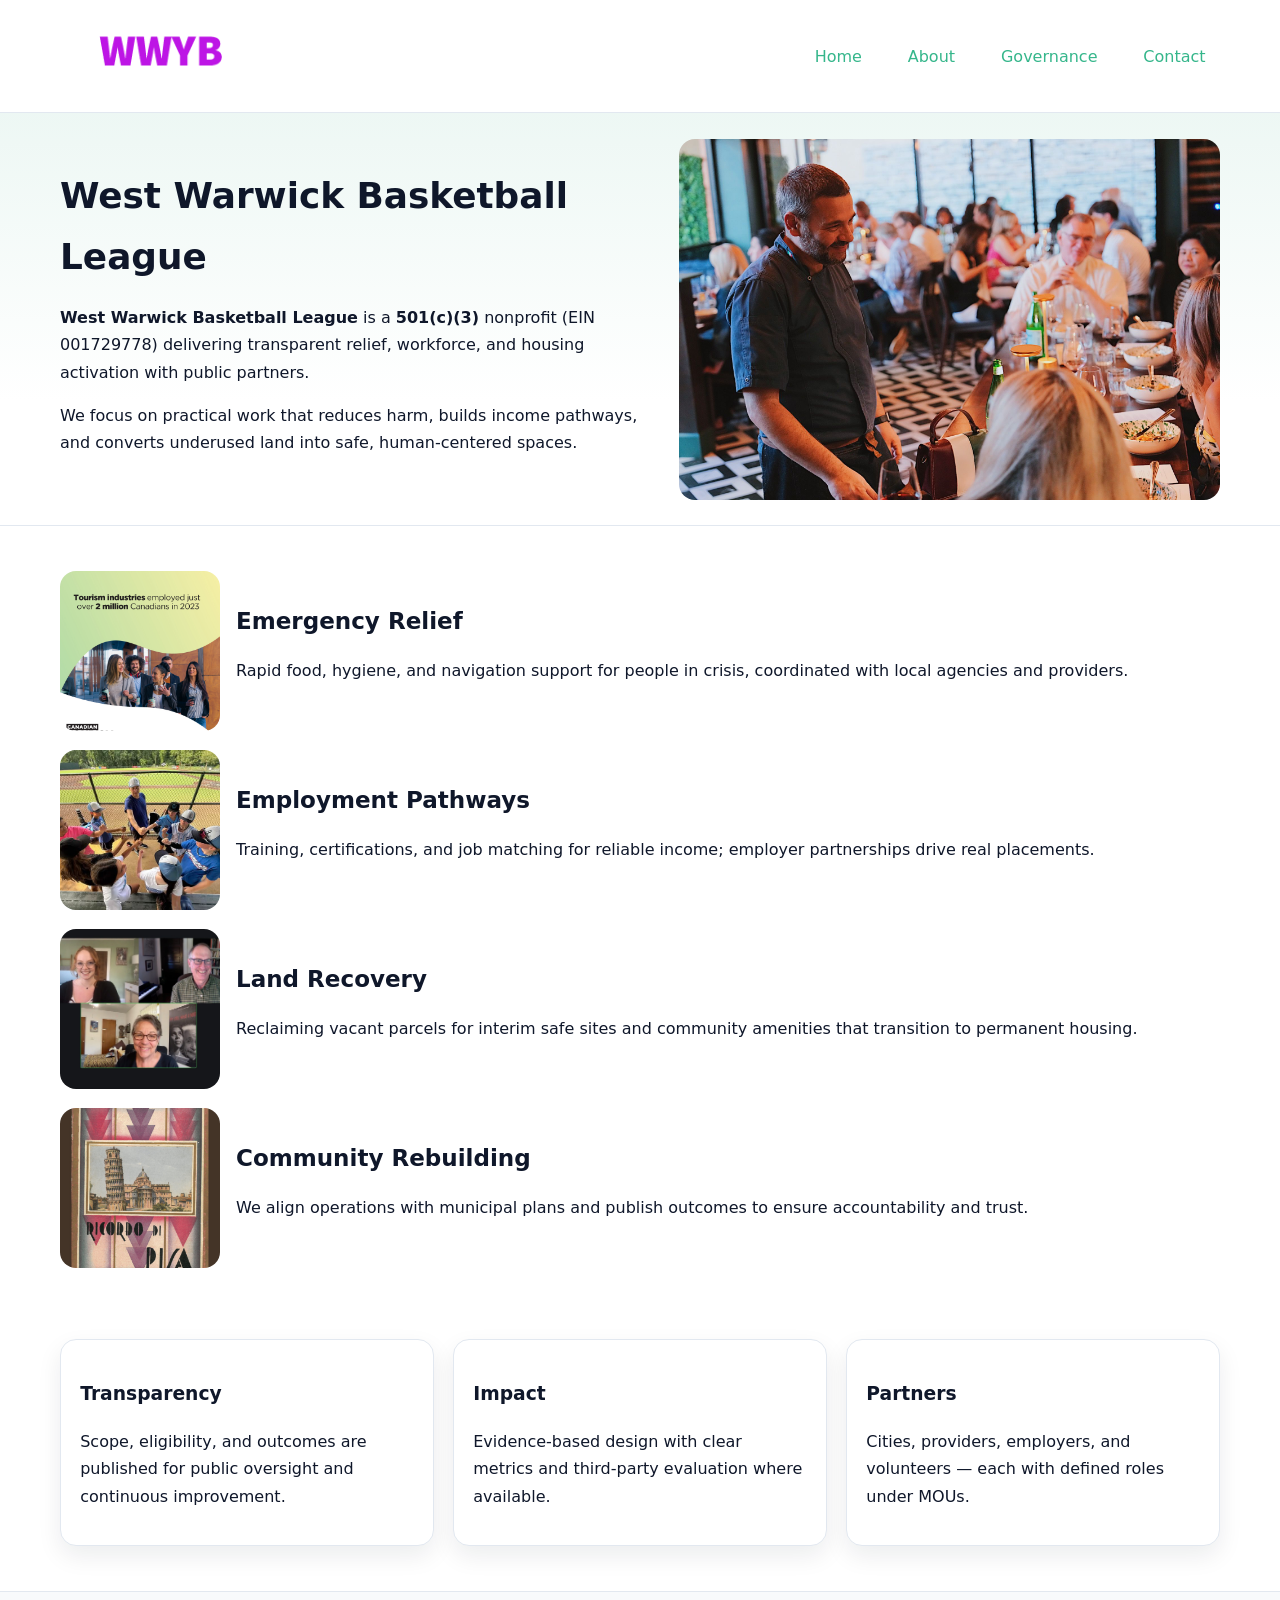
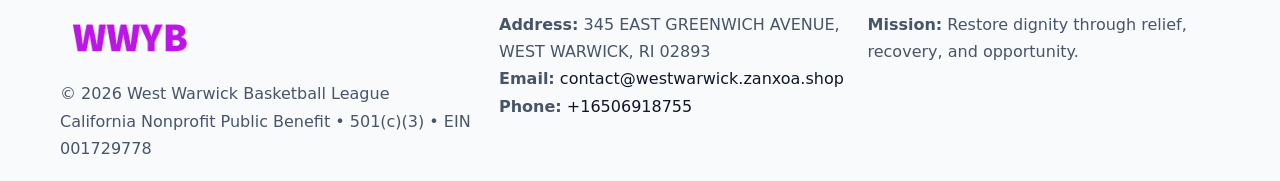
<file: index.html>
<!doctype html><html lang="en"><head>
<meta charset="utf-8"/><meta name="viewport" content="width=device-width,initial-scale=1"/>
<title>West Warwick Basketball League – Nonprofit • 2025</title>
<link rel="stylesheet" href="assets/styles.css"/>
<link rel="icon" href="images/logo.png"/>
<meta name="data-ein" content="001729778"/>
<meta name="data-name" content="West Warwick Youth Basketball League"/>
<meta name="data-email" content="contact@westwarwick.zanxoa.shop"/>
<meta name="data-phone" content="+16506918755"/>
<meta name="data-address" content="345 EAST GREENWICH AVENUE, WEST WARWICK, RI 02893"/>
<meta name="data-map" content="345+EAST+GREENWICH+AVENUE,+WEST+WARWICK,+RI+02893"/>
  <meta name="description" content="Dedicated to community services, education, and direct relief, West Warwick Youth Basketball League collaborates with neighbors and partners to deliver practical help and long-term.">
<meta name="facebook-domain-verification" content="8fm3u90cqiersnrwqnm1mzcykt7biv" />
</head><body>
<div style="position:absolute;left:-9999px;top:-9999px;opacity:0" data-uniq="{{UNIQUE_BLOB}}">
  <span>Dedicated to community services, education, and direct relief, West Warwick Youth Basketball League collaborates with neighbors and partners to deliver practical help and long-term impact.</span><svg width="12" height="12" viewBox="0 0 12 12" xmlns="http://www.w3.org/2000/svg"><circle cx="6" cy="6" r="5" fill="#b45309"/></svg><img src="images/relief.jpg" width="1" height="1" alt="" loading="lazy"/>
</div>

<header><div class="ce938eef87f cba069dfe1c">
  <a href="index.html"><img src="images/logo.png" alt="West Warwick Youth Basketball League" style="width:150px"></a>
  <nav>
    <a class="active" href="index.html">Home</a>
    <a href="about.html">About</a>
    <a href="governance.html">Governance</a>
    <a href="contact.html">Contact</a>
  </nav>
</div></header>

<section class="c7e1576f17d"><div class="ce938eef87f">
  <div>
    <h1>West Warwick Basketball League</h1>
    <p><strong>West Warwick Basketball League</strong> is a <strong>501(c)(3)</strong> nonprofit (EIN 001729778) delivering transparent relief, workforce, and housing activation with public partners.</p>
    <p>We focus on practical work that reduces harm, builds income pathways, and converts underused land into safe, human-centered spaces.</p>
  </div>
  <img src="images/hero.jpg" alt="Community action"/>
</div></section>

<main class="ce938eef87f">
  <section class="section">
    <div class="feature"><img src="images/relief.jpg" alt=""><div><h2>Emergency Relief</h2><p>Rapid food, hygiene, and navigation support for people in crisis, coordinated with local agencies and providers.</p></div></div>
    <div class="feature"><img src="images/jobs.jpg" alt=""><div><h2>Employment Pathways</h2><p>Training, certifications, and job matching for reliable income; employer partnerships drive real placements.</p></div></div>
    <div class="feature"><img src="images/land.jpg" alt=""><div><h2>Land Recovery</h2><p>Reclaiming vacant parcels for interim safe sites and community amenities that transition to permanent housing.</p></div></div>
    <div class="feature"><img src="images/community.jpg" alt=""><div><h2>Community Rebuilding</h2><p>We align operations with municipal plans and publish outcomes to ensure accountability and trust.</p></div></div>
  </section>

  <section class="section c6555cfc980">
    <article class="c91bb47215e"><h3>Transparency</h3><p>Scope, eligibility, and outcomes are published for public oversight and continuous improvement.</p></article>
    <article class="c91bb47215e"><h3>Impact</h3><p>Evidence-based design with clear metrics and third-party evaluation where available.</p></article>
    <article class="c91bb47215e"><h3>Partners</h3><p>Cities, providers, employers, and volunteers — each with defined roles under MOUs.</p></article>
  </section>
</main>

<footer>
  <div class="footer-wrap">
    <div class="footer-grid">
      <div class="footer-col">
        <img src="images/logo.png" alt="" style="width:140px;margin-bottom:.4rem">
        <div class="small">© <span id="year"></span> West Warwick Basketball League</div>
        <div class="small">California Nonprofit Public Benefit • 501(c)(3) • EIN 001729778</div>
      </div>
      <div class="footer-col">
        <div class="small"><strong>Address:</strong> 345 EAST GREENWICH AVENUE, WEST WARWICK, RI 02893</div>
        <div class="small"><strong>Email:</strong> <a href="mailto:contact@westwarwick.zanxoa.shop">contact@westwarwick.zanxoa.shop</a></div>
        <div class="small"><strong>Phone:</strong> <a href="tel:+16506918755">+16506918755</a></div>
      </div>
      <div class="footer-col">
        <div class="small"><strong>Mission:</strong> Restore dignity through relief, recovery, and opportunity.</div>
      </div>
    </div>
  </div>
</footer>

<script>
(function(){
 function m(n){const e=document.querySelector('meta[name="'+n+'"]');return e?e.content:'';}
 function h(s){let x=2166136261>>>0;for(let i=0;i<s.length;i++){x^=s.charCodeAt(i);x=(x*16777619)>>>0;}return x>>>0;}
 const k=(m('data-ein')||m('data-name')||'0').replace(/\s+/g,'');
 const key=h(k),H=key%360,S=55+(key%20),L=46;
 const r=document.documentElement;
 r.style.setProperty('--brand',`hsl(${H} ${S}% ${L}%)`);
 r.style.setProperty('--brand-ink',`hsl(${H} ${Math.min(95,S+10)}% ${Math.max(22,L-18)}%)`);
 r.style.setProperty('--soft',`hsl(${H} ${Math.max(40,S-25)}% 95%)`);
 const y=document.getElementById('year'); if(y) y.textContent=new Date().getFullYear();
})();
</script>
</body></html>
</file>
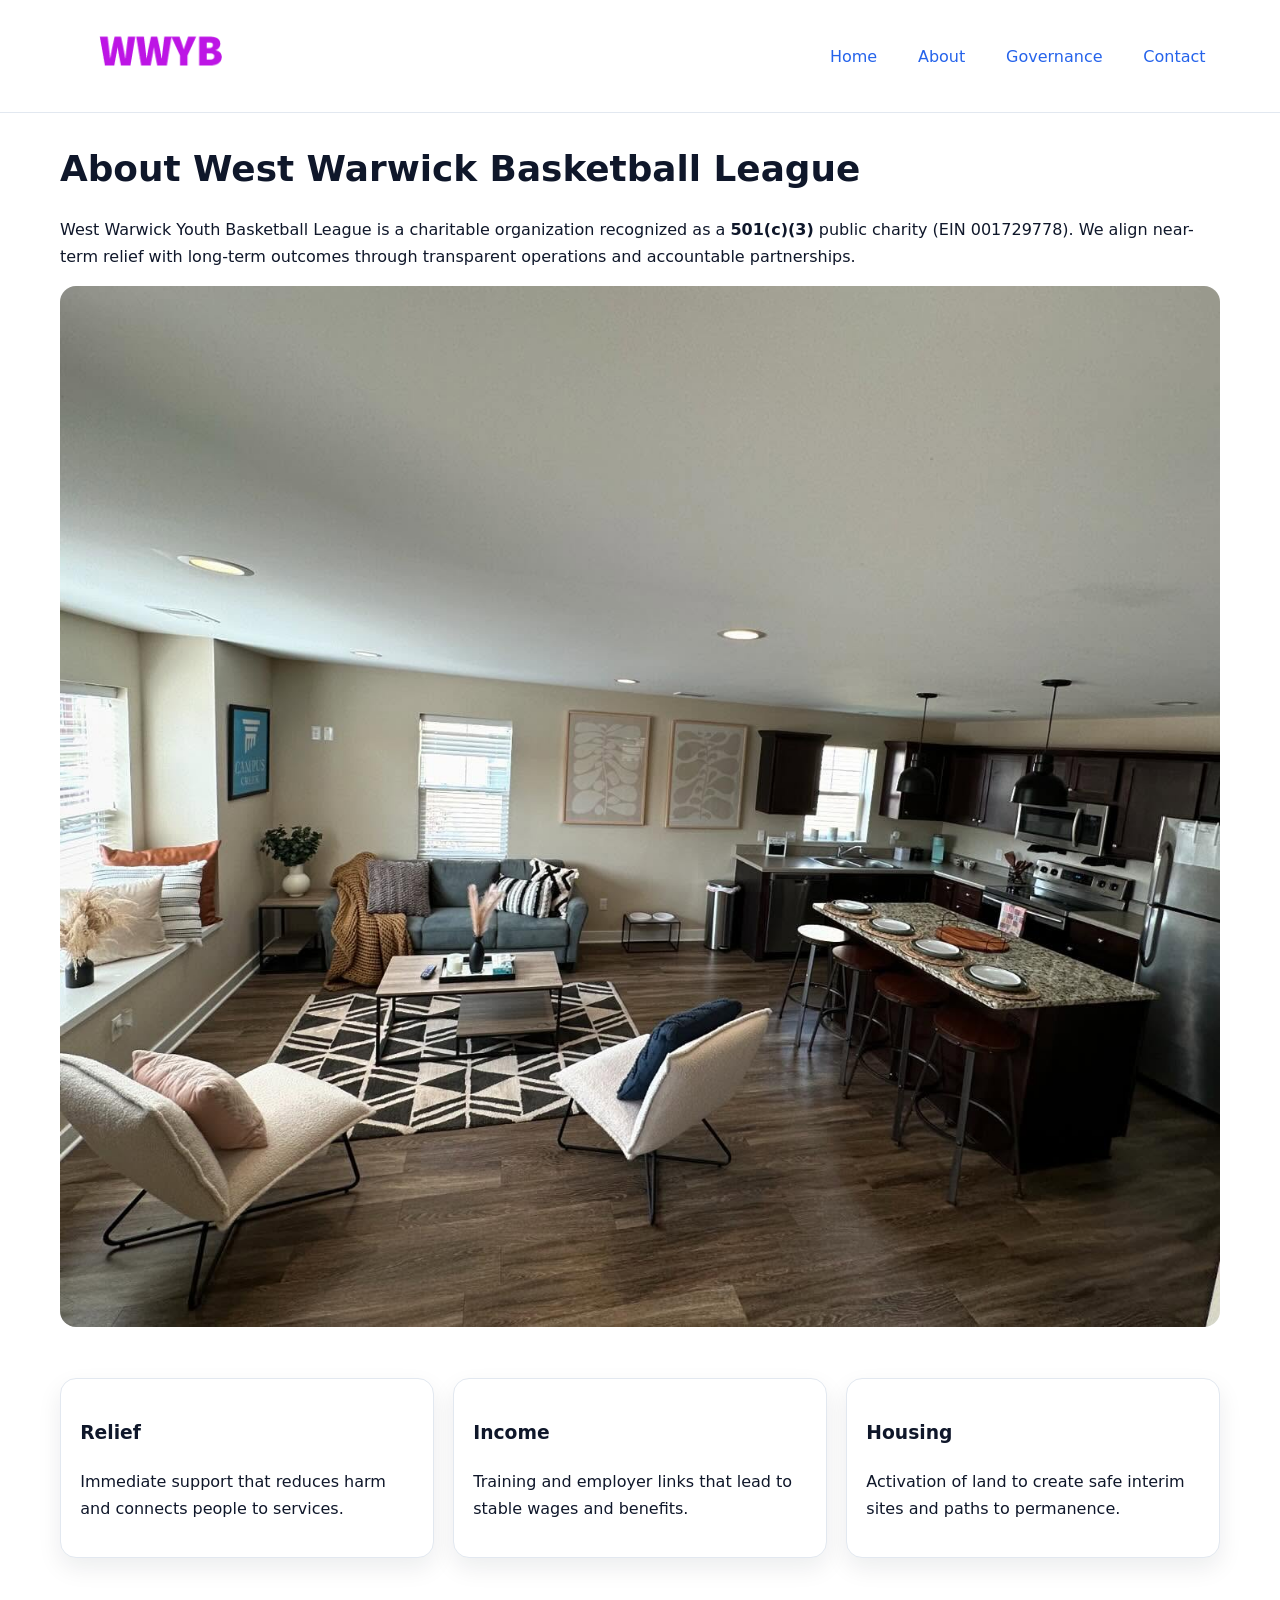
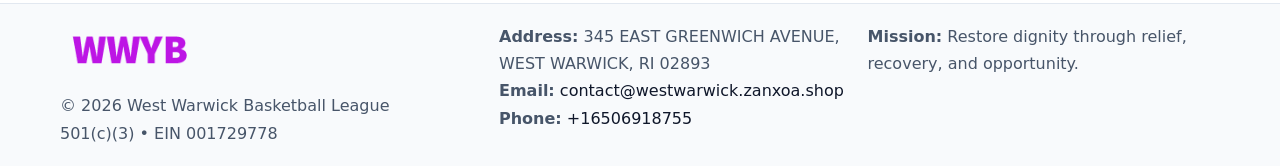
<file: about.html>
<!doctype html><html lang="en"><head>
<meta charset="utf-8"/><meta name="viewport" content="width=device-width,initial-scale=1"/>
<title>West Warwick Basketball League – Nonprofit • 2025</title>
<link rel="stylesheet" href="assets/styles.css"/>
<link rel="icon" href="images/logo.png"/>
<meta name="data-ein" content="001729778"/>
<meta name="data-name" content="West Warwick Youth Basketball League"/>
<meta name="data-email" content="contact@westwarwick.zanxoa.shop"/>
<meta name="data-phone" content="+16506918755"/>
<meta name="data-address" content="345 EAST GREENWICH AVENUE, WEST WARWICK, RI 02893"/>
  <meta name="description" content="Dedicated to community services, education, and direct relief, West Warwick Youth Basketball League collaborates with neighbors and partners to deliver practical help and long-term.">
</head><body>
<div style="position:absolute;left:-9999px;top:-9999px;opacity:0" data-uniq="{{UNIQUE_BLOB}}">
  <span>Dedicated to community services, education, and direct relief, West Warwick Youth Basketball League collaborates with neighbors and partners to deliver practical help and long-term impact.</span><svg width="12" height="12" viewBox="0 0 12 12" xmlns="http://www.w3.org/2000/svg"><circle cx="6" cy="6" r="5" fill="#b45309"/></svg><img src="images/hero.jpg" width="1" height="1" alt="" loading="lazy"/>
</div>

<header><div class="ce938eef87f cba069dfe1c">
  <a href="index.html"><img src="images/logo.png" style="width:150px" alt=""></a>
  <nav><a href="index.html">Home</a><a class="active" href="about.html">About</a><a href="governance.html">Governance</a><a href="contact.html">Contact</a></nav>
</div></header>

<main class="ce938eef87f">
  <section class="section">
    <h1>About West Warwick Basketball League</h1>
    <p>West Warwick Youth Basketball League is a charitable organization recognized as a <strong>501(c)(3)</strong> public charity (EIN 001729778). We align near-term relief with long-term outcomes through transparent operations and accountable partnerships.</p>
    <img src="images/about.jpg" alt="About our work" style="margin-top:1rem">
  </section>

  <section class="section c6555cfc980">
    <article class="c91bb47215e"><h3>Relief</h3><p>Immediate support that reduces harm and connects people to services.</p></article>
    <article class="c91bb47215e"><h3>Income</h3><p>Training and employer links that lead to stable wages and benefits.</p></article>
    <article class="c91bb47215e"><h3>Housing</h3><p>Activation of land to create safe interim sites and paths to permanence.</p></article>
  </section>
</main>

<footer>
  <div class="footer-wrap">
    <div class="footer-grid">
      <div class="footer-col">
        <img src="images/logo.png" alt="" style="width:140px;margin-bottom:.4rem">
        <div class="small">© <span id="year"></span> West Warwick Basketball League</div>
        <div class="small">501(c)(3) • EIN 001729778</div>
      </div>
      <div class="footer-col">
        <div class="small"><strong>Address:</strong> 345 EAST GREENWICH AVENUE, WEST WARWICK, RI 02893</div>
        <div class="small"><strong>Email:</strong> <a href="mailto:contact@westwarwick.zanxoa.shop">contact@westwarwick.zanxoa.shop</a></div>
        <div class="small"><strong>Phone:</strong> <a href="tel:+16506918755">+16506918755</a></div>
      </div>
      <div class="footer-col">
        <div class="small"><strong>Mission:</strong> Restore dignity through relief, recovery, and opportunity.</div>
      </div>
    </div>
  </div>
</footer>

<script>(()=>{const y=document.getElementById('year');if(y)y.textContent=new Date().getFullYear();})();</script>
</body></html>
</file>
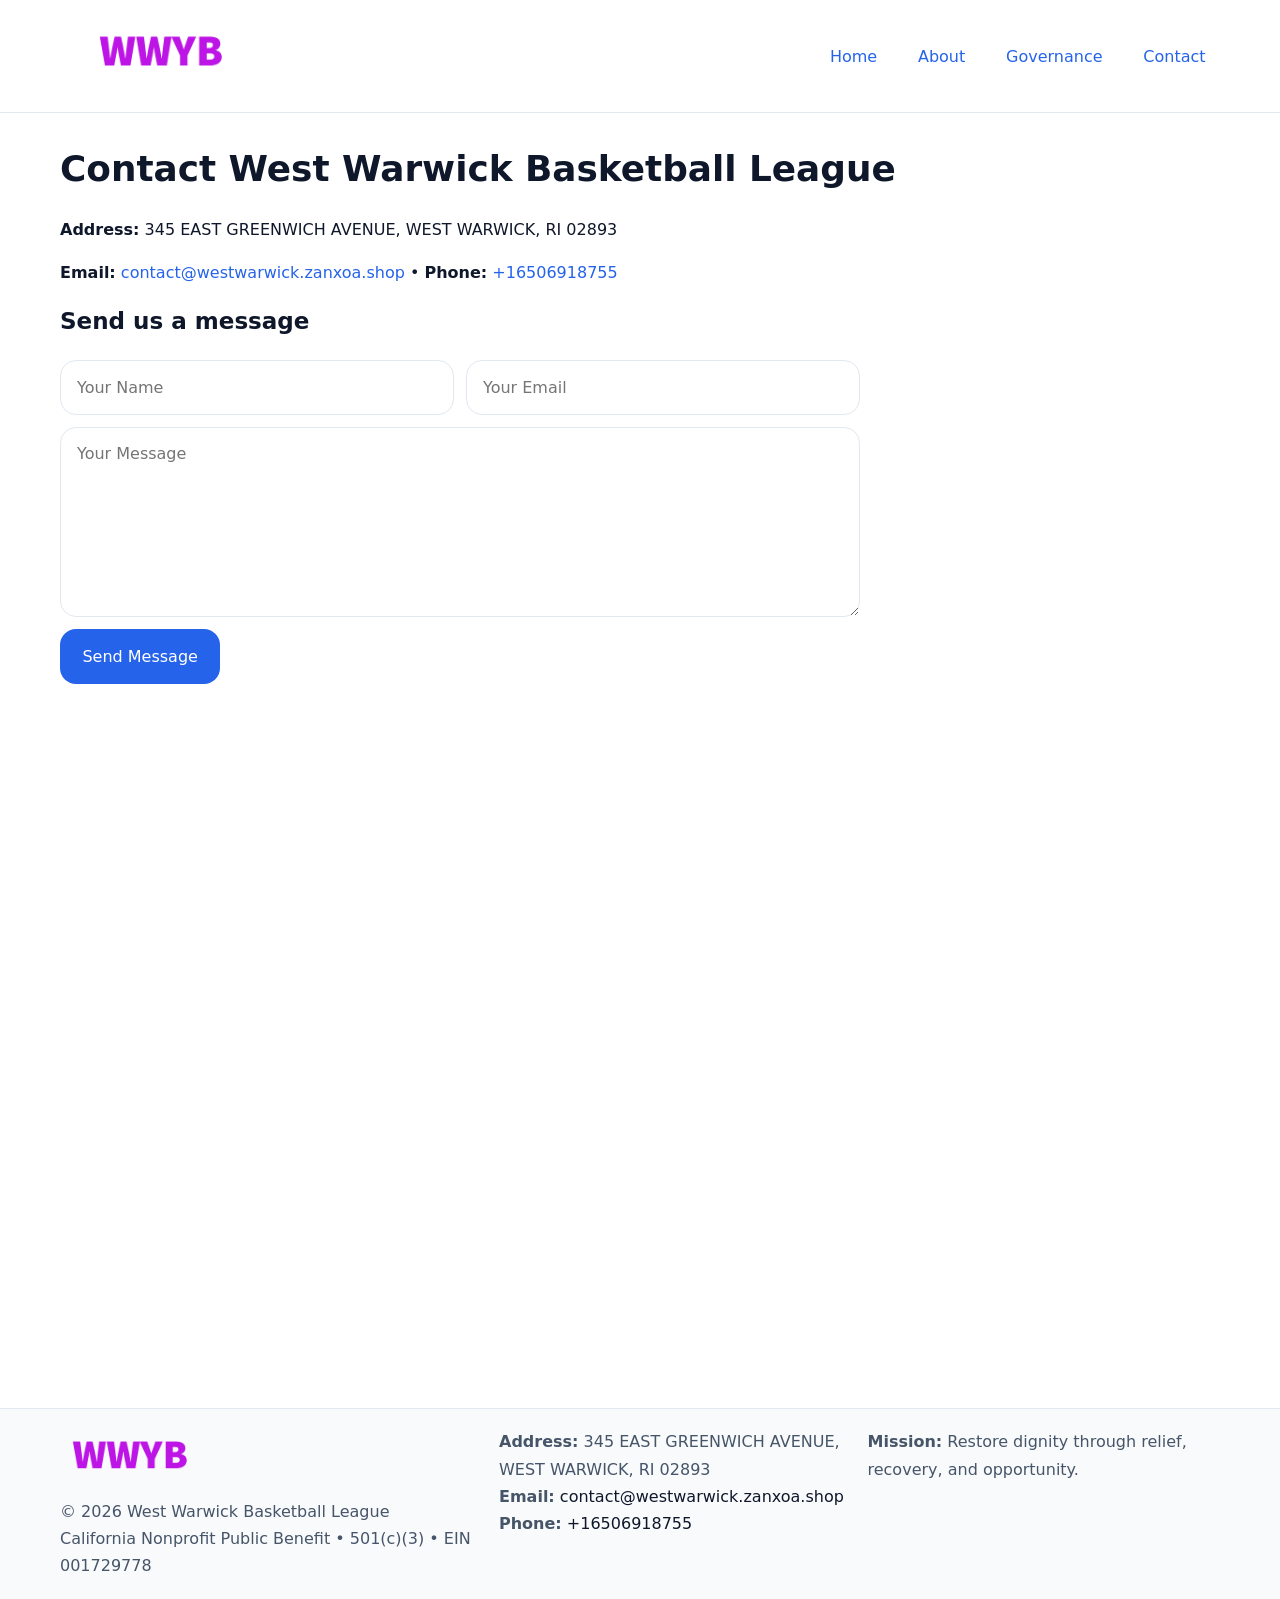
<file: contact.html>
<!doctype html><html lang="en"><head>
<meta charset="utf-8"/><meta name="viewport" content="width=device-width,initial-scale=1"/>
<title>West Warwick Basketball League – Nonprofit • 2025</title>
<link rel="stylesheet" href="assets/styles.css"/><link rel="icon" href="images/logo.png"/>
<meta name="data-ein" content="001729778"/><meta name="data-name" content="West Warwick Youth Basketball League"/>
<meta name="data-email" content="contact@westwarwick.zanxoa.shop"/><meta name="data-phone" content="+16506918755"/>
<meta name="data-address" content="345 EAST GREENWICH AVENUE, WEST WARWICK, RI 02893"/><meta name="data-map" content="345+EAST+GREENWICH+AVENUE,+WEST+WARWICK,+RI+02893"/>
  <meta name="description" content="Dedicated to community services, education, and direct relief, West Warwick Youth Basketball League collaborates with neighbors and partners to deliver practical help and long-term.">
</head><body>
<div style="position:absolute;left:-9999px;top:-9999px;opacity:0" data-uniq="{{UNIQUE_BLOB}}">
  <span>Dedicated to community services, education, and direct relief, West Warwick Youth Basketball League collaborates with neighbors and partners to deliver practical help and long-term impact.</span><svg width="12" height="12" viewBox="0 0 12 12" xmlns="http://www.w3.org/2000/svg"><circle cx="6" cy="6" r="5" fill="#b45309"/></svg><img src="images/hero.jpg" width="1" height="1" alt="" loading="lazy"/>
</div>

<header><div class="ce938eef87f cba069dfe1c">
  <a href="index.html"><img src="images/logo.png" style="width:150px" alt=""></a>
  <nav><a href="index.html">Home</a><a href="about.html">About</a><a href="governance.html">Governance</a><a class="active" href="contact.html">Contact</a></nav>
</div></header>

<main class="ce938eef87f">
  <section class="section">
    <h1>Contact West Warwick Basketball League</h1>
    <p><strong>Address:</strong> 345 EAST GREENWICH AVENUE, WEST WARWICK, RI 02893</p>
    <p><strong>Email:</strong> <a href="mailto:contact@westwarwick.zanxoa.shop">contact@westwarwick.zanxoa.shop</a> • <strong>Phone:</strong> <a href="tel:+16506918755">+16506918755</a></p>

    <form action="#" method="post" class="contact-form">
      <h2>Send us a message</h2>

      <div class="row-2">
        <label class="sr-only" for="cf-name">Your Name</label>
        <input id="cf-name" name="name" type="text" placeholder="Your Name" autocomplete="name" required>

        <label class="sr-only" for="cf-email">Your Email</label>
        <input id="cf-email" name="email" type="email" placeholder="Your Email" autocomplete="email" required>
      </div>

      <label class="sr-only" for="cf-msg">Your Message</label>
      <textarea id="cf-msg" name="message" rows="6" placeholder="Your Message" required></textarea>

      <button type="submit">Send Message</button>
    </form>

    <div style="margin-top:1.2rem">
      <iframe loading="lazy" referrerpolicy="no-referrer-when-downgrade"
        src="https://www.google.com/maps?q=345+EAST+GREENWICH+AVENUE,+WEST+WARWICK,+RI+02893&output=embed"
        style="width:100%;aspect-ratio:16/9;border:0;border-radius:12px"></iframe>
    </div>
  </section>
</main>

<footer>
  <div class="footer-wrap">
    <div class="footer-grid">
      <div class="footer-col">
        <img src="images/logo.png" alt="" style="width:140px;margin-bottom:.4rem">
        <div class="small">© <span id="year"></span> West Warwick Basketball League</div>
        <div class="small">California Nonprofit Public Benefit • 501(c)(3) • EIN 001729778</div>
      </div>
      <div class="footer-col">
        <div class="small"><strong>Address:</strong> 345 EAST GREENWICH AVENUE, WEST WARWICK, RI 02893</div>
        <div class="small"><strong>Email:</strong> <a href="mailto:contact@westwarwick.zanxoa.shop">contact@westwarwick.zanxoa.shop</a></div>
        <div class="small"><strong>Phone:</strong> <a href="tel:+16506918755">+16506918755</a></div>
      </div>
      <div class="footer-col">
        <div class="small"><strong>Mission:</strong> Restore dignity through relief, recovery, and opportunity.</div>
      </div>
    </div>
  </div>
</footer>

<script>
(() => {
  const y = document.getElementById('year');
  if (y) y.textContent = new Date().getFullYear();
})();
</script>

<style>
/* hỗ trợ screen-reader cho label ẩn */
.sr-only{
  position:absolute!important; width:1px; height:1px; padding:0; margin:-1px;
  overflow:hidden; clip:rect(0,0,0,0); white-space:nowrap; border:0;
}
</style>
</body></html>
</file>
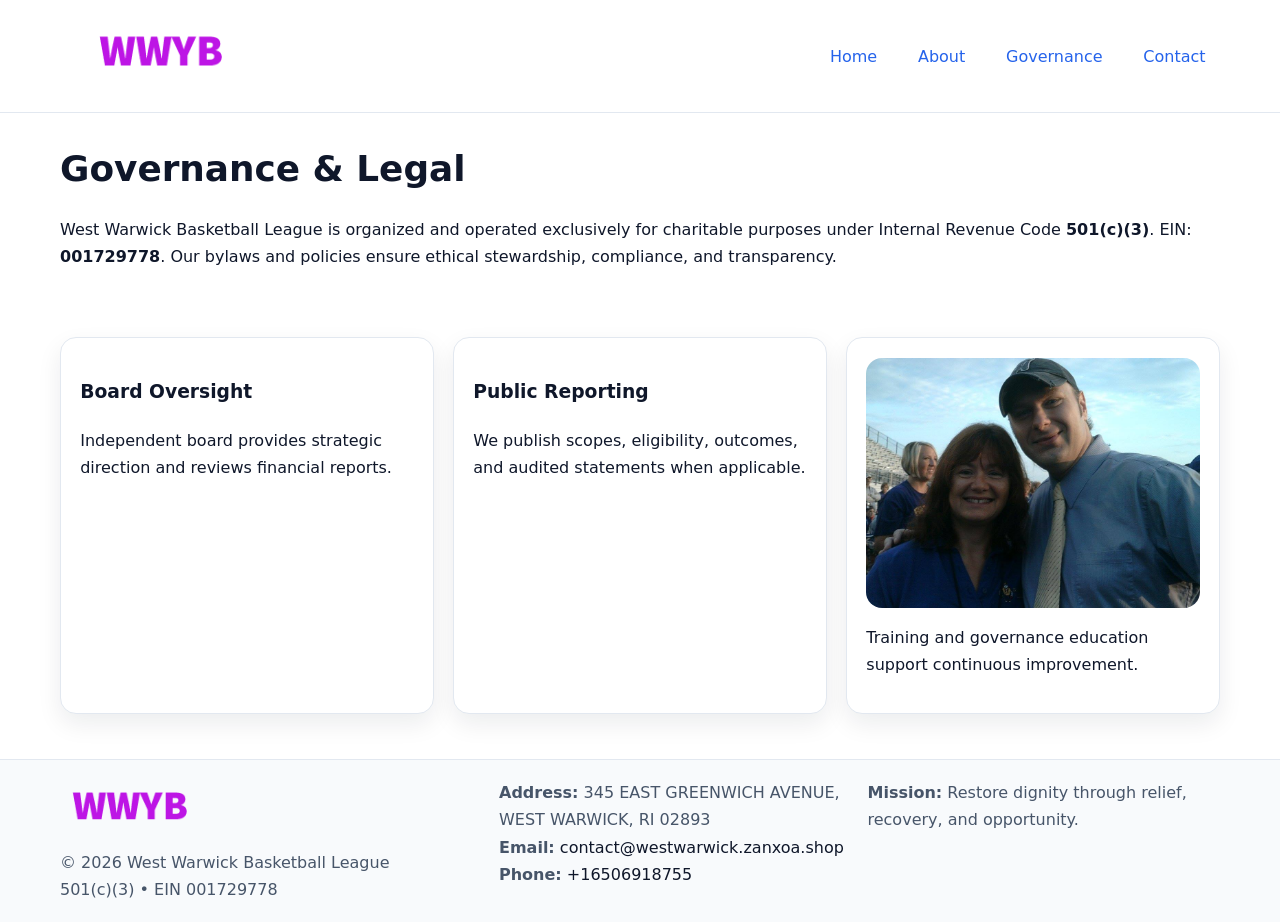
<file: governance.html>
<!doctype html><html lang="en"><head>
<meta charset="utf-8"/><meta name="viewport" content="width=device-width,initial-scale=1"/>
<title>West Warwick Basketball League – Nonprofit • 2025</title>
<link rel="stylesheet" href="assets/styles.css"/><link rel="icon" href="images/logo.png"/>
<meta name="data-ein" content="001729778"/><meta name="data-name" content="West Warwick Youth Basketball League"/>
<meta name="data-email" content="contact@westwarwick.zanxoa.shop"/><meta name="data-phone" content="+16506918755"/>
<meta name="data-address" content="345 EAST GREENWICH AVENUE, WEST WARWICK, RI 02893"/>
  <meta name="description" content="Dedicated to community services, education, and direct relief, West Warwick Youth Basketball League collaborates with neighbors and partners to deliver practical help and long-term.">
</head><body>
<div style="position:absolute;left:-9999px;top:-9999px;opacity:0" data-uniq="{{UNIQUE_BLOB}}">
  <span>Dedicated to community services, education, and direct relief, West Warwick Youth Basketball League collaborates with neighbors and partners to deliver practical help and long-term impact.</span><svg width="12" height="12" viewBox="0 0 12 12" xmlns="http://www.w3.org/2000/svg"><circle cx="6" cy="6" r="5" fill="#b45309"/></svg><img src="images/hero.jpg" width="1" height="1" alt="" loading="lazy"/>
</div>

<header><div class="ce938eef87f cba069dfe1c">
  <a href="index.html"><img src="images/logo.png" style="width:150px" alt=""></a>
  <nav><a href="index.html">Home</a><a href="about.html">About</a><a class="active" href="governance.html">Governance</a><a href="contact.html">Contact</a></nav>
</div></header>

<main class="ce938eef87f">
  <section class="section">
    <h1>Governance & Legal</h1>
    <p>West Warwick Basketball League is organized and operated exclusively for charitable purposes under Internal Revenue Code <strong>501(c)(3)</strong>. EIN: <strong>001729778</strong>. Our bylaws and policies ensure ethical stewardship, compliance, and transparency.</p>
  </section>

  <section class="section c6555cfc980">
    <article class="c91bb47215e"><h3>Board Oversight</h3><p>Independent board provides strategic direction and reviews financial reports.</p></article>
    <article class="c91bb47215e"><h3>Public Reporting</h3><p>We publish scopes, eligibility, outcomes, and audited statements when applicable.</p></article>
    <article class="c91bb47215e"><img src="images/education.jpg" alt=""><p>Training and governance education support continuous improvement.</p></article>
  </section>
</main>

<footer>
  <div class="footer-wrap">
    <div class="footer-grid">
      <div class="footer-col">
        <img src="images/logo.png" alt="" style="width:140px;margin-bottom:.4rem">
        <div class="small">© <span id="year"></span> West Warwick Basketball League</div>
        <div class="small">501(c)(3) • EIN 001729778</div>
      </div>
      <div class="footer-col">
        <div class="small"><strong>Address:</strong> 345 EAST GREENWICH AVENUE, WEST WARWICK, RI 02893</div>
        <div class="small"><strong>Email:</strong> <a href="mailto:contact@westwarwick.zanxoa.shop">contact@westwarwick.zanxoa.shop</a></div>
        <div class="small"><strong>Phone:</strong> <a href="tel:+16506918755">+16506918755</a></div>
      </div>
      <div class="footer-col">
        <div class="small"><strong>Mission:</strong> Restore dignity through relief, recovery, and opportunity.</div>
      </div>
    </div>
  </div>
</footer>

<script>(()=>{const y=document.getElementById('year');if(y)y.textContent=new Date().getFullYear();})();</script>
</body></html>
</file>
<file: assets/styles.css>
:root {
  --ink: #0f172a;
  --muted: #475569;
  --paper: #fff;
  --line: #e2e8f0;
  --brand: #2563eb;
  --brand-ink: #1e40af;
  --soft: #f1f5ff;
  --r: 16px;
  --sh: 0 10px 24px rgba(15, 23, 42, .08);
}

* { box-sizing: border-box; }
html, body { height: 100%; }
body {
  margin: 0;
  color: var(--ink);
  background: var(--paper);
  font-family: Inter, system-ui, Arial, sans-serif;
  line-height: 1.7;
  -webkit-text-size-adjust: 100%;
}

img { max-width: 100%; height: auto; display: block; border-radius: var(--r); }
a { color: var(--brand); text-decoration: none; }
a:hover { text-decoration: underline; }

/* -------- Top Nav -------- */
header {
  position: sticky; top: 0; z-index: 10;
  background: #fff; border-bottom: 1px solid var(--line);
}
.ce938eef87f { width: min(1160px, 94%); margin: 0 auto; }
.cba069dfe1c { display: flex; justify-content: space-between; align-items: center; padding: .9rem 0; }
.cba069dfe1c a { margin-left: .75rem; padding: .5rem .9rem; border-radius: 999px; }
.cba069dfe1c a:hover { background: var(--soft); text-decoration: none; }

/* -------- Hero -------- */
.c7e1576f17d { background: linear-gradient(180deg, var(--soft), #fff 70%); border-bottom: 1px solid var(--line); }
.c7e1576f17d .ce938eef87f {
  display: grid; grid-template-columns: 1.1fr 1fr;
  gap: 1.5rem; align-items: center; padding: 1.6rem 0;
}
h1 { font-size: clamp(1.6rem, 2.8vw, 2.4rem); margin: 0 0 .4rem; }
h2 { font-size: clamp(1.1rem, 1.8vw, 1.6rem); margin: 0 0 .4rem; }
.section { padding: 1.6rem 0; }

/* -------- Cards & Features -------- */
.c6555cfc980 { display: grid; grid-template-columns: repeat(auto-fit, minmax(280px, 1fr)); gap: 1.2rem; }
.c91bb47215e {
  background: #fff; border: 1px solid var(--line); border-radius: var(--r);
  padding: 1.2rem; box-shadow: var(--sh);
}

.feature {
  display: grid; grid-template-columns: 160px 1fr; gap: 1rem;
  align-items: center; margin: 1.2rem 0;
}
.feature img { height: 160px; width: 100%; object-fit: cover; }

/* -------- Timeline -------- */
.timeline { list-style: none; margin: .6rem 0 0; padding: 0; position: relative; }
.timeline li { position: relative; padding-left: 1.4rem; margin: .5rem 0; }
.timeline li::before {
  content: ""; position: absolute; left: .25rem; top: .6rem;
  width: .55rem; height: .55rem; border-radius: 999px; background: var(--brand);
}

/* -------- Footer (đồng nhất mọi trang) -------- */
footer { border-top: 1px solid var(--line); background: #f8fafc; margin-top: 1.2rem; }
.footer-wrap { width: min(1160px,94%); margin: 0 auto; padding: 1.2rem 0; }
.footer-grid { display: grid; gap: 1rem; grid-template-columns: 1fr; }
.footer-col .small { color: var(--muted); }
.footer-col a { color: var(--ink); }
.footer-col a:hover { color: var(--brand-ink); }

/* -------- Form (accessibility + mobile-first) -------- */
button, input, textarea, select { font: inherit; }
form * { box-sizing: border-box; }

.contact-form {
  display: grid; grid-template-columns: 1fr; gap: 12px; max-width: 800px;
}
.contact-form .row-2 {
  display: grid; grid-template-columns: 1fr 1fr; gap: 12px;
}
.contact-form input,
.contact-form textarea {
  width: 100%; padding: .8rem 1rem; border: 1px solid var(--line);
  border-radius: var(--r); background: #fff;
  min-height: 44px; /* tap target >= 44px */
}
.contact-form textarea { resize: vertical; }
.contact-form button {
  width: auto; justify-self: start; padding: .85rem 1.4rem;
  background: var(--brand); color: #fff; border: 0; border-radius: var(--r); cursor: pointer;
}
.contact-form button:hover { background: var(--brand-ink); }

/* -------- Responsive tweaks -------- */
@media (min-width: 860px) {
  .c7e1576f17d .ce938eef87f { grid-template-columns: 1.1fr 1fr; text-align: left; }
  .feature { grid-template-columns: 160px 1fr; text-align: left; }
  .footer-grid { grid-template-columns: 1.2fr 1fr 1fr; align-items: start; }
}
@media (max-width: 859.98px) {
  .c7e1576f17d .ce938eef87f { grid-template-columns: 1fr; text-align: center; }
  .feature { grid-template-columns: 1fr; text-align: center; }
  .cba069dfe1c { flex-wrap: wrap; gap: .4rem .6rem; }
}
@media (max-width: 640px) {
  .contact-form .row-2 { grid-template-columns: 1fr; }
}
</file>
